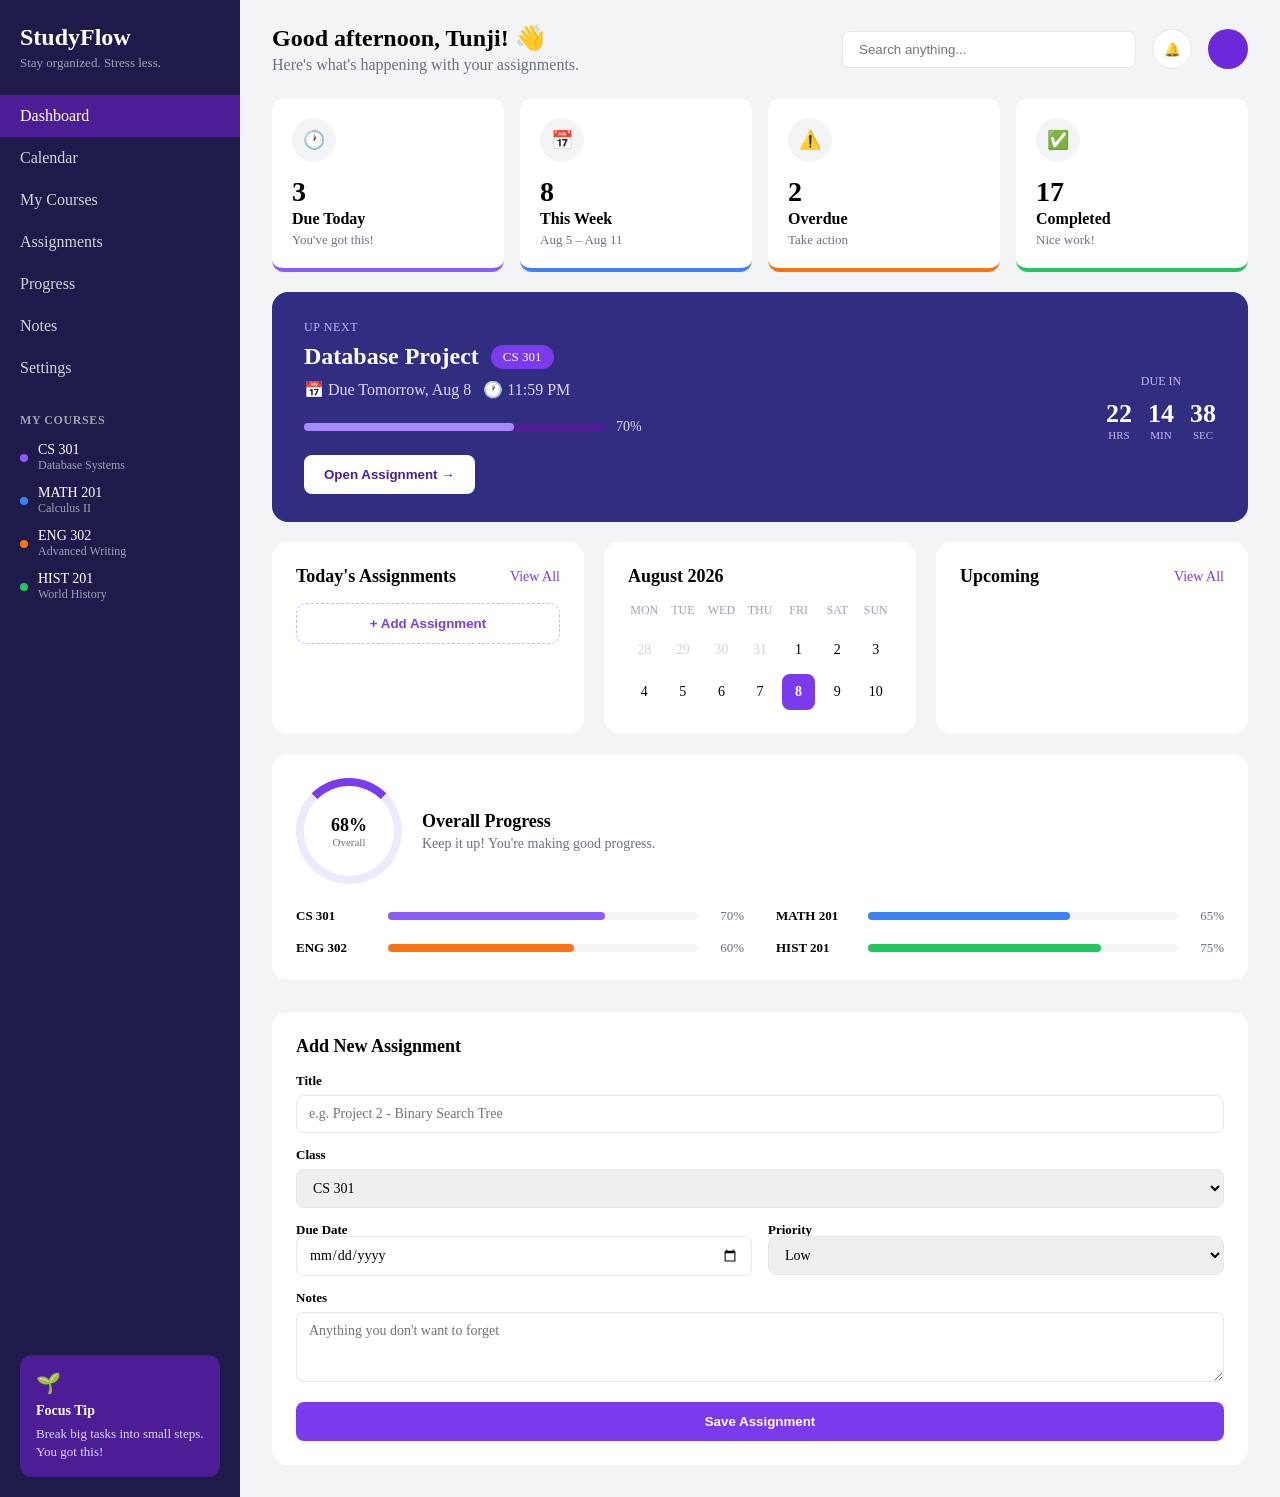
<file: index.html>
<!DOCTYPE html>
<html lang="en">

<head>
  <meta charset="UTF-8" />
  <title>StudyFlow</title>
  <link rel="stylesheet" href="css/style.css" />
</head>

<body>

  <div class="app">
    <aside class="sidebar">

      <div class="brand">
        <h1 class="brand-name">StudyFlow</h1>
        <p class="brand-tagline">Stay organized. Stress less.</p>
      </div>

      <nav class="nav-links">
        <ul>
          <li><a href="#" class="nav-link active">Dashboard</a></li>
          <li><a href="#" class="nav-link">Calendar</a></li>
          <li><a href="#" class="nav-link">My Courses</a></li>
          <li><a href="#" class="nav-link">Assignments</a></li>
          <li><a href="#" class="nav-link">Progress</a></li>
          <li><a href="#" class="nav-link">Notes</a></li>
          <li><a href="#" class="nav-link">Settings</a></li>
        </ul>
      </nav>
      <div class="courses">
        <h2 class="section-label">My Courses</h2>

        <ul class="course-list">
          <li>
            <span class="dot dot-purple"></span>
            <div>
              <p class="course-name">CS 301</p>
              <p class="course-sub">Database Systems</p>
            </div>
          </li>
          <li>
            <span class="dot dot-blue"></span>
            <div>
              <p class="course-name">MATH 201</p>
              <p class="course-sub">Calculus II</p>
            </div>
          </li>
          <li>
            <span class="dot dot-orange"></span>
            <div>
              <p class="course-name">ENG 302</p>
              <p class="course-sub">Advanced Writing</p>
            </div>
          </li>
          <li>
            <span class="dot dot-green"></span>
            <div>
              <p class="course-name">HIST 201</p>
              <p class="course-sub">World History</p>
            </div>
          </li>
        </ul>
      </div>

      <div class="focus-tip">
        <div class="focus-icon">🌱</div>
        <h2 class="focus-title">Focus Tip</h2>
        <p class="focus-text">Break big tasks into small steps. You got this!</p>
      </div>

    </aside>

    <main class="main-content">
      <header class="topbar">

        <div class="greeting">
          <h2 class="greeting-title">Good afternoon, Tunji! 👋</h2>
          <p class="greeting-sub">Here's what's happening with your assignments.</p>
        </div>

        <div class="topbar-actions">
          <input type="text" class="search-input" placeholder="Search anything..." />
          <button class="icon-button">🔔</button>
          <div class="avatar"></div>
        </div>

      </header>

      <section class="stats-row">

        <div class="stat-card purple">
          <div class="stat-icon">🕐</div>
          <p class="stat-number"id="statDueToday">3</p>
          <p class="stat-label">Due Today</p>
          <p class="stat-note">You've got this!</p>
        </div>

        <div class="stat-card blue">
          <div class="stat-icon">📅</div>
          <p class="stat-number" id="statThisWeek" >8</p>
          <p class="stat-label">This Week</p>
          <p class="stat-note">Aug 5 – Aug 11</p>
        </div>

        <div class="stat-card orange">
          <div class="stat-icon">⚠️</div>
          <p class="stat-number" id="statOverdue">2</p>
          <p class="stat-label">Overdue</p>
          <p class="stat-note">Take action</p>
        </div>

        <div class="stat-card green">
          <div class="stat-icon">✅</div>
          <p class="stat-number" id="statCompleted">17</p>
          <p class="stat-label">Completed</p>
          <p class="stat-note">Nice work!</p>
        </div>

      </section>
      <section class="up-next">

        <div class="up-next-info">
          <p class="up-next-label">UP NEXT</p>
          <div class="up-next-title-row">
            <h2 class="up-next-title">Database Project</h2>
            <span class="badge">CS 301</span>
          </div>
          <p class="up-next-due">📅 Due Tomorrow, Aug 8 &nbsp; 🕐 11:59 PM</p>

          <div class="progress-row">
            <div class="progress-track">
              <div class="progress-fill"></div>
            </div>
            <span class="progress-percent">70%</span>
          </div>

          <button class="open-assignment-btn">Open Assignment →</button>
        </div>

        <div class="countdown">
          <p class="countdown-label">DUE IN</p>
          <div class="countdown-numbers">
            <div class="countdown-block">
              <span class="countdown-value">22</span>
              <span class="countdown-unit">HRS</span>
            </div>
            <div class="countdown-block">
              <span class="countdown-value">14</span>
              <span class="countdown-unit">MIN</span>
            </div>
            <div class="countdown-block">
              <span class="countdown-value">38</span>
              <span class="countdown-unit">SEC</span>
            </div>
          </div>
        </div>

      </section>
      <section class="middle-row">

        <div class="assignments-card">

          <div class="card-header">
            <h2 class="card-title">Today's Assignments</h2>
            <a href="#" class="view-all">View All</a>
          </div>
          <div id="todaysList"></div>
  
          <button id="add-assignment-btn">+ Add Assignment</button>

          
  
        </div>
        <div class="calendar-card">
          <div class="card-header">
            <h2 class="card-title">August 2026</h2>
          </div>

          <div class="calendar-grid">
            <div class="day-label">MON</div>
            <div class="day-label">TUE</div>
            <div class="day-label">WED</div>
            <div class="day-label">THU</div>
            <div class="day-label">FRI</div>
            <div class="day-label">SAT</div>
            <div class="day-label">SUN</div>

            <div class="date-cell faded">28</div>
            <div class="date-cell faded">29</div>
            <div class="date-cell faded">30</div>
            <div class="date-cell faded">31</div>
            <div class="date-cell">1</div>
            <div class="date-cell">2</div>
            <div class="date-cell">3</div>

            <div class="date-cell">4</div>
            <div class="date-cell">5</div>
            <div class="date-cell">6</div>
            <div class="date-cell">7</div>
            <div class="date-cell today">8</div>
            <div class="date-cell">9</div>
            <div class="date-cell">10</div>
          </div>
        </div>
        <div class="upcoming-card">
          <div class="card-header">
            <h2 class="card-title">Upcoming</h2>
            <a href="#" class="view-all">View All</a>
          </div>
          <div id="upcomingList"></div>
        </div>
      </section>
      <section class="progress-card">

        <div class="progress-overview">
          <div class="progress-circle">
            <span class="progress-circle-percent">68%</span>
            <span class="progress-circle-label">Overall</span>
          </div>
          <div>
            <h2 class="card-title">Overall Progress</h2>
            <p class="progress-subtext">Keep it up! You're making good progress.</p>
          </div>
        </div>
      
        <div class="course-progress-grid">
      
          <div class="course-progress-item">
            <span class="course-progress-name">CS 301</span>
            <div class="course-progress-track">
              <div class="course-progress-fill purple" style="width: 70%;"></div>
            </div>
            <span class="course-progress-percent">70%</span>
          </div>
      
          <div class="course-progress-item">
            <span class="course-progress-name">MATH 201</span>
            <div class="course-progress-track">
              <div class="course-progress-fill blue" style="width: 65%;"></div>
            </div>
            <span class="course-progress-percent">65%</span>
          </div>
      
          <div class="course-progress-item">
            <span class="course-progress-name">ENG 302</span>
            <div class="course-progress-track">
              <div class="course-progress-fill orange" style="width: 60%;"></div>
            </div>
            <span class="course-progress-percent">60%</span>
          </div>
      
          <div class="course-progress-item">
            <span class="course-progress-name">HIST 201</span>
            <div class="course-progress-track">
              <div class="course-progress-fill green" style="width: 75%;"></div>
            </div>
            <span class="course-progress-percent">75%</span>
          </div>
      
        </div>
      
      </section>
      <section class="add-form-card">

        <h2 class="card-title">Add New Assignment</h2>
      
        <form class="assignment-form">
      
          <label for="title">Title</label>
          <input type="text" id="title" placeholder="e.g. Project 2 - Binary Search Tree" />
      
          <label for="class-select">Class</label>
          <select id="class-select">
            <option>CS 301</option>
            <option>MATH 201</option>
            <option>ENG 302</option>
            <option>HIST 201</option>
          </select>
      
          <div class="form-row">
            <div class="form-field">
              <label for="due-date">Due Date</label>
              <input type="date" id="due-date" />
            </div>
            <div class="form-field">
              <label for="priority-select">Priority</label>
              <select id="priority-select">
                <option>Low</option>
                <option>Medium</option>
                <option>High</option>
              </select>
            </div>
          </div>
      
          <label for="notes">Notes</label>
          <textarea id="notes" rows="3" placeholder="Anything you don't want to forget"></textarea>
      
          <button type="submit" class="save-btn">Save Assignment</button>
      
        </form>
      
      </section>
    </main>
  </div>

</body>
<script src="js/app.js"></script>

</html>
</file>
<file: css/style.css>
body {
  padding: 0;
  margin: 0;
  background-color: lightblue;
  min-height: 100vh

}
.app {
  display: flex;
  min-height: 100vh;
}

.sidebar {
  width: 240px;
  background-color: #1e1b4b;
  display: flex;
  flex-direction: column;
}

.main-content {
  flex: 1;
  background-color: #f3f4f6;
}
.brand {
  padding: 24px 20px;
}

.brand-name {
  color: white;
  margin: 0;
}

.brand-tagline {
  color: #9ca3af;
  margin: 4px 0 0 0;
  font-size: 13px;
}

.nav-links ul {
  list-style: none;
  padding: 0;
  margin: 0;
}

.nav-link {
  display: block;
  padding: 12px 20px;
  color: #d1d5db;
  text-decoration: none;
}

.nav-link.active {
  background-color: #4c1d95;
  color: white;
}

.courses {
  padding: 8px 20px;
}

.section-label {
  color: #9ca3af;
  font-size: 12px;
  text-transform: uppercase;
  letter-spacing: 0.05em;
  margin: 16px 0 8px 0;
}

.course-list {
  list-style: none;
  margin: 0;
  padding: 0;
}

.course-list li {
  display: flex;
  align-items: center;
  gap: 10px;
  padding: 6px 0;
}

.dot {
  width: 8px;
  height: 8px;
  border-radius: 50%;
  flex-shrink: 0;
}

.dot-purple { background-color: #8b5cf6; }
.dot-blue   { background-color: #3b82f6; }
.dot-orange { background-color: #f97316; }
.dot-green  { background-color: #22c55e; }

.course-name {
  color: white;
  font-size: 14px;
  margin: 0;
}

.course-sub {
  color: #9ca3af;
  font-size: 12px;
  margin: 0;
}

.focus-tip {
  margin-left: 20px;
  margin-right: 20px;
  margin-bottom: 20px;
  margin-top: auto;
  background-color: #4c1d95;
  border-radius: 12px;
  padding: 16px;
}

.focus-icon {
  font-size: 20px;
  margin-bottom: 8px;
}

.focus-title {
  color: white;
  font-size: 14px;
  margin: 0 0 6px 0;
}

.focus-text {
  color: #ddd6fe;
  font-size: 13px;
  margin: 0;
  line-height: 1.4;
}

.topbar {
  display: flex;
  justify-content: space-between;
  align-items: center;
  padding: 24px 32px;
}

.greeting-title {
  margin: 0;
  font-size: 24px;
}

.greeting-sub {
  margin: 4px 0 0 0;
  color: #6b7280;
}

.topbar-actions {
  display: flex;
  align-items: center;
  gap: 16px;
}

.search-input {
  padding: 10px 16px;
  border: 1px solid #e5e7eb;
  border-radius: 8px;
  width: 260px;
}

.icon-button {
  width: 40px;
  height: 40px;
  border-radius: 50%;
  border: 1px solid #e5e7eb;
  background-color: white;
  cursor: pointer;
}

.avatar {
  width: 40px;
  height: 40px;
  border-radius: 50%;
  background-color: #6d28d9;
}

.stats-row {
  display: flex;
  gap: 16px;
  padding: 0 32px;
}

.stat-card {
  flex: 1;
  background-color: white;
  border-radius: 12px;
  padding: 20px;
  border-bottom: 4px solid transparent;
}

.stat-card.purple { border-bottom-color: #8b5cf6; }
.stat-card.blue   { border-bottom-color: #3b82f6; }
.stat-card.orange { border-bottom-color: #f97316; }
.stat-card.green  { border-bottom-color: #22c55e; }

.stat-icon {
  width: 44px;
  height: 44px;
  border-radius: 50%;
  background-color: #f3f4f6;
  display: flex;
  align-items: center;
  justify-content: center;
  font-size: 18px;
}

.stat-number {
  font-size: 28px;
  font-weight: 700;
  margin: 14px 0 2px 0;
}

.stat-label {
  margin: 0;
  font-weight: 600;
}

.stat-note {
  margin: 4px 0 0 0;
  color: #6b7280;
  font-size: 13px;
}
.up-next {
  margin: 20px 32px 0 32px;
  background-color: #312e81;
  border-radius: 16px;
  padding: 28px 32px;
  display: flex;
  justify-content: space-between;
  align-items: center;
  color: white;
}

.up-next-label {
  font-size: 12px;
  letter-spacing: 0.05em;
  color: #c4b5fd;
  margin: 0 0 8px 0;
}

.up-next-title-row {
  display: flex;
  align-items: center;
  gap: 12px;
}

.up-next-title {
  margin: 0;
  font-size: 24px;
}

.badge {
  background-color: #7c3aed;
  padding: 4px 12px;
  border-radius: 999px;
  font-size: 13px;
}

.up-next-due {
  color: #ddd6fe;
  margin: 10px 0 20px 0;
}

.progress-row {
  display: flex;
  align-items: center;
  gap: 12px;
}

.progress-track {
  width: 300px;
  height: 8px;
  background-color: #4c1d95;
  border-radius: 999px;
}

.progress-fill {
  width: 70%;
  height: 100%;
  background-color: #a78bfa;
  border-radius: 999px;
}

.progress-percent {
  font-size: 14px;
  color: #ddd6fe;
}

.open-assignment-btn {
  margin-top: 20px;
  background-color: white;
  color: #4c1d95;
  border: none;
  padding: 12px 20px;
  border-radius: 8px;
  font-weight: 600;
  cursor: pointer;
}

.countdown {
  text-align: center;
}

.countdown-label {
  font-size: 12px;
  color: #c4b5fd;
  margin: 0 0 10px 0;
}

.countdown-numbers {
  display: flex;
  gap: 16px;
}

.countdown-block {
  display: flex;
  flex-direction: column;
}

.countdown-value {
  font-size: 26px;
  font-weight: 700;
}

.countdown-unit {
  font-size: 11px;
  color: #c4b5fd;
}
.assignments-card {
  flex: 1;
  background-color: white;
  border-radius: 16px;
  padding: 24px;
}

.card-header {
  display: flex;
  justify-content: space-between;
  align-items: center;
  margin-bottom: 16px;
}

.card-title {
  margin: 0;
  font-size: 18px;
}

.view-all {
  color: #7c3aed;
  text-decoration: none;
  font-size: 14px;
}

.assignment-row {
  display: flex;
  align-items: center;
  gap: 14px;
  border: 1px solid #e5e7eb;
  border-left: 4px solid transparent;
  border-radius: 10px;
  padding: 14px;
  margin-bottom: 10px;
}

.assignment-row.purple { border-left-color: #8b5cf6; }
.assignment-row.orange { border-left-color: #f97316; }
.assignment-row.blue   { border-left-color: #3b82f6; }

.assignment-icon {
  width: 40px;
  height: 40px;
  border-radius: 10px;
  background-color: #f3f4f6;
  display: flex;
  align-items: center;
  justify-content: center;
  flex-shrink: 0;
}

.assignment-info {
  flex: 1;
}

.assignment-name {
  margin: 0;
  font-weight: 600;
  font-size: 14px;
}

.assignment-class {
  margin: 2px 0 0 0;
  color: #6b7280;
  font-size: 13px;
}

.assignment-meta {
  text-align: right;
}

.assignment-time {
  margin: 0 0 6px 0;
  font-size: 13px;
  color: #374151;
}

.priority {
  padding: 3px 10px;
  border-radius: 999px;
  font-size: 12px;
}

.priority-high {
  background-color: #fee2e2;
  color: #b91c1c;
}

.priority-medium {
  background-color: #ffedd5;
  color: #c2410c;
}

#add-assignment-btn {
  width: 100%;
  background: none;
  border: 1px dashed #c4b5fd;
  color: #7c3aed;
  padding: 12px;
  border-radius: 10px;
  font-weight: 600;
  cursor: pointer;
}


.middle-row {
  margin: 20px 32px 0 32px;
}

.calendar-grid {
  display: grid;
  grid-template-columns: repeat(7, 1fr);
  gap: 6px;
  margin-top: 16px;
}

.day-label {
  text-align: center;
  font-size: 12px;
  color: #9ca3af;
  padding-bottom: 8px;
}

.date-cell {
  text-align: center;
  padding: 10px 0;
  border-radius: 8px;
  font-size: 14px;
}

.date-cell.faded {
  color: #d1d5db;
}

.date-cell.today {
  background-color: #7c3aed;
  color: white;
  font-weight: 700;
}
.middle-row {
  margin: 20px 32px 0 32px;
  display: flex;
  gap: 20px;
}

.calendar-card {
  flex: 1;
  background-color: white;
  border-radius: 16px;
  padding: 24px;
}

.upcoming-card {
  flex: 1;
  background-color: white;
  border-radius: 16px;
  padding: 24px;
}

.upcoming-item {
  display: flex;
  align-items: center;
  gap: 12px;
  padding: 6px 0;
  border-bottom: 1px solid #f3f4f6;
}

.upcoming-date {
  display: flex;
  flex-direction: column;
  align-items: center;
  width: 15px;
  flex-shrink: 0;
}

.upcoming-day {
  font-weight: 700;
  font-size: 14px;
}

.upcoming-month {
  font-size: 10px;
  color: #9ca3af;
}

.upcoming-bar {
  width: 3px;
  align-self: stretch;
  border-radius: 3px;
  flex-shrink: 0;
}

.upcoming-bar.purple { background-color: #8b5cf6; }
.upcoming-bar.blue   { background-color: #3b82f6; }
.upcoming-bar.orange { background-color: #f97316; }
.upcoming-bar.green  { background-color: #22c55e; }

.upcoming-info {
  flex: 1;
}

.upcoming-name {
  margin: 0;
  font-size: 14px;
  font-weight: 600;
}

.upcoming-class {
  margin: 2px 0 0 0;
  font-size: 12px;
  color: #6b7280;
}

.tag {
  background-color: #ede9fe;
  color: #6d28d9;
  font-size: 12px;
  padding: 3px 10px;
  border-radius: 999px;
}
.progress-card {
  margin: 20px 32px 32px 32px;
  background-color: white;
  border-radius: 16px;
  padding: 24px;
}

.progress-overview {
  display: flex;
  align-items: center;
  gap: 20px;
  margin-bottom: 24px;
}

.progress-circle {
  width: 90px;
  height: 90px;
  border-radius: 50%;
  border: 8px solid #ede9fe;
  border-top: 8px solid #7c3aed;
  display: flex;
  flex-direction: column;
  align-items: center;
  justify-content: center;
  flex-shrink: 0;
}

.progress-circle-percent {
  font-size: 18px;
  font-weight: 700;
}

.progress-circle-label {
  font-size: 11px;
  color: #6b7280;
}

.progress-subtext {
  margin: 4px 0 0 0;
  color: #6b7280;
  font-size: 14px;
}

.course-progress-grid {
  display: grid;
  grid-template-columns: 1fr 1fr;
  gap: 16px 32px;
}

.course-progress-item {
  display: flex;
  align-items: center;
  gap: 12px;
}

.course-progress-name {
  width: 80px;
  flex-shrink: 0;
  font-size: 13px;
  font-weight: 600;
}

.course-progress-track {
  flex: 1;
  height: 8px;
  background-color: #f3f4f6;
  border-radius: 999px;
}

.course-progress-fill {
  height: 100%;
  border-radius: 999px;
}

.course-progress-fill.purple { background-color: #8b5cf6; }
.course-progress-fill.blue   { background-color: #3b82f6; }
.course-progress-fill.orange { background-color: #f97316; }
.course-progress-fill.green  { background-color: #22c55e; }

.course-progress-percent {
  width: 34px;
  flex-shrink: 0;
  text-align: right;
  font-size: 13px;
  color: #6b7280;
}
.add-form-card {
  margin: 20px 32px 32px 32px;
  background-color: white;
  border-radius: 16px;
  padding: 24px;
}

.assignment-form {
  display: flex;
  flex-direction: column;
  gap: 14px;
  margin-top: 16px;
}

.assignment-form label {
  font-size: 13px;
  font-weight: 600;
  margin-bottom: -8px;
}

.assignment-form input,
.assignment-form select,
.assignment-form textarea {
  padding: 10px 12px;
  border: 1px solid #e5e7eb;
  border-radius: 8px;
  font-size: 14px;
  font-family: inherit;
}

.form-row {
  display: flex;
  gap: 16px;
}

.form-field {
  flex: 1;
  display: flex;
  flex-direction: column;
  gap: 6px;
}

.save-btn {
  background-color: #7c3aed;
  color: white;
  border: none;
  padding: 12px;
  border-radius: 8px;
  font-weight: 600;
  cursor: pointer;
  margin-top: 6px;
}
</file>
